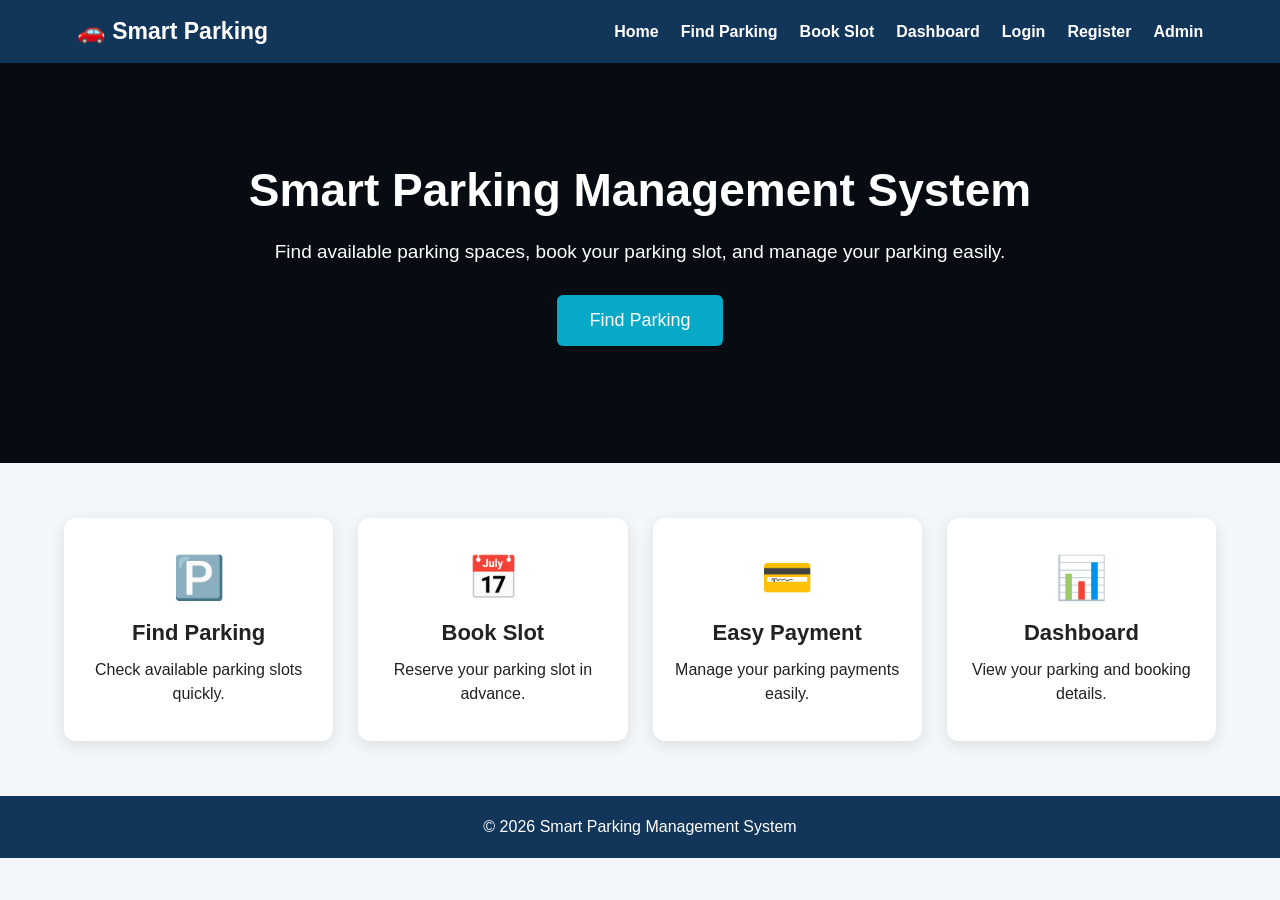
<file: frontend/public/index.html>
<!DOCTYPE html>
<html lang="en">
<head>
    <meta charset="UTF-8">
    <meta name="viewport" content="width=device-width, initial-scale=1.0">

    <title>Smart Parking Management System</title>

    <style>
        * {
            margin: 0;
            padding: 0;
            box-sizing: border-box;
            font-family: Arial, sans-serif;
        }

        body {
            background: #f4f7fa;
            color: #222;
        }

        /* Navigation */
        nav {
            background: #12365a;
            color: white;
            padding: 18px 6%;
            display: flex;
            justify-content: space-between;
            align-items: center;
            flex-wrap: wrap;
            gap: 15px;
        }

        nav h2 {
            font-size: 23px;
        }

        nav ul {
            display: flex;
            list-style: none;
            gap: 22px;
            flex-wrap: wrap;
        }

        nav a {
            color: white;
            text-decoration: none;
            font-weight: bold;
        }

        nav a:hover {
            color: #00d4ff;
        }

        /* Hero Section */
        .hero {
            min-height: 400px;
            padding: 100px 20px;
            text-align: center;
            color: white;

            background:
                linear-gradient(
                    rgba(0, 0, 0, 0.72),
                    rgba(0, 0, 0, 0.72)
                ),
                url("https://images.unsplash.com/photo- parking");

            background-color: #172b40;
            background-size: cover;
            background-position: center;
        }

        .hero h1 {
            font-size: 46px;
            margin-bottom: 20px;
        }

        .hero p {
            font-size: 19px;
            margin-bottom: 28px;
            line-height: 1.6;
        }

        .btn {
            display: inline-block;
            padding: 15px 32px;
            background: #08a9c7;
            color: white;
            border: none;
            border-radius: 6px;
            font-size: 18px;
            text-decoration: none;
            cursor: pointer;
            transition: 0.3s;
        }

        .btn:hover {
            background: #087f9b;
            transform: translateY(-2px);
        }

        /* Features */
        .features {
            padding: 55px 5%;
            display: grid;
            grid-template-columns: repeat(4, 1fr);
            gap: 25px;
        }

        .feature-card {
            background: white;
            padding: 35px 20px;
            text-align: center;
            border-radius: 12px;
            box-shadow: 0 4px 15px rgba(0, 0, 0, 0.10);
            cursor: pointer;
            transition: 0.3s;
        }

        .feature-card:hover {
            transform: translateY(-7px);
            box-shadow: 0 8px 22px rgba(0, 0, 0, 0.16);
        }

        .feature-icon {
            font-size: 42px;
            margin-bottom: 18px;
        }

        .feature-card h3 {
            margin-bottom: 12px;
            font-size: 22px;
        }

        .feature-card p {
            font-size: 16px;
            line-height: 1.5;
        }

        /* Footer */
        footer {
            background: #12365a;
            color: white;
            text-align: center;
            padding: 22px;
            margin-top: 0;
        }

        /* Mobile Responsive */
        @media (max-width: 900px) {
            .features {
                grid-template-columns: repeat(2, 1fr);
            }

            .hero h1 {
                font-size: 36px;
            }
        }

        @media (max-width: 600px) {
            nav {
                flex-direction: column;
            }

            nav ul {
                justify-content: center;
                gap: 15px;
            }

            .features {
                grid-template-columns: 1fr;
            }

            .hero {
                padding: 75px 18px;
            }

            .hero h1 {
                font-size: 30px;
            }

            .hero p {
                font-size: 16px;
            }
        }
    </style>
</head>

<body>

    <!-- Navigation Bar -->
    <nav>
        <h2>🚗 Smart Parking</h2>

        <ul>
            <li><a href="index.html">Home</a></li>
            <li><a href="parking.html">Find Parking</a></li>
            <li><a href="booking.html">Book Slot</a></li>
            <li><a href="dashboard.html">Dashboard</a></li>
            <li><a href="login.html">Login</a></li>
            <li><a href="register.html">Register</a></li>
            <li><a href="admin.html">Admin</a></li>
        </ul>
    </nav>

    <!-- Hero Section -->
    <section class="hero">
        <h1>Smart Parking Management System</h1>

        <p>
            Find available parking spaces, book your parking slot,
            and manage your parking easily.
        </p>

        <a href="parking.html" class="btn">
            Find Parking
        </a>
    </section>

    <!-- Feature Cards -->
    <section class="features">

        <div class="feature-card"
             onclick="openPage('parking.html')">

            <div class="feature-icon">🅿️</div>

            <h3>Find Parking</h3>

            <p>
                Check available parking slots quickly.
            </p>
        </div>

        <div class="feature-card"
             onclick="openPage('booking.html')">

            <div class="feature-icon">📅</div>

            <h3>Book Slot</h3>

            <p>
                Reserve your parking slot in advance.
            </p>
        </div>

        <div class="feature-card"
             onclick="openPage('payment.html')">

            <div class="feature-icon">💳</div>

            <h3>Easy Payment</h3>

            <p>
                Manage your parking payments easily.
            </p>
        </div>

        <div class="feature-card"
             onclick="openPage('dashboard.html')">

            <div class="feature-icon">📊</div>

            <h3>Dashboard</h3>

            <p>
                View your parking and booking details.
            </p>
        </div>

    </section>

    <!-- Footer -->
    <footer>
        <p>
            &copy; 2026 Smart Parking Management System
        </p>
    </footer>

    <!-- JavaScript -->
    <script>
        function openPage(page) {
            window.location.href = page;
        }
    </script>

</body>
</html>
</file>
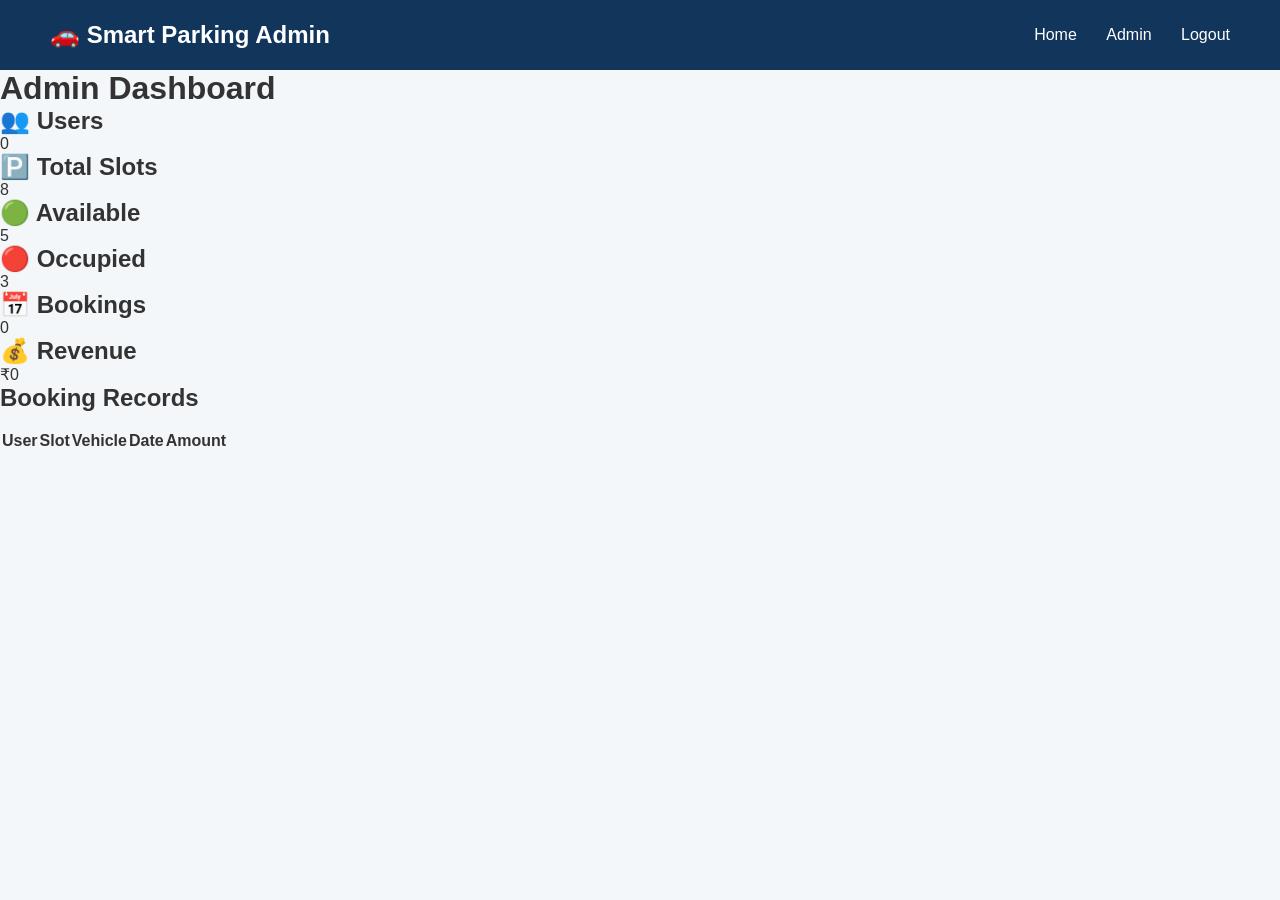
<file: frontend/public/admin.html>
<!DOCTYPE html>
<html lang="en">

<head>

    <meta charset="UTF-8">

    <meta name="viewport"
          content="width=device-width, initial-scale=1.0">

    <title>Admin Dashboard</title>

    <link rel="stylesheet" href="style.css">

</head>

<body>

<header>

    <div class="logo">
        🚗 Smart Parking Admin
    </div>

    <nav>

        <a href="index.html">
            Home
        </a>

        <a href="admin.html">
            Admin
        </a>

        <a href="login.html">
            Logout
        </a>

    </nav>

</header>


<div class="admin-container">

    <h1 class="admin-title">
        Admin Dashboard
    </h1>


    <div class="admin-cards">


        <div class="admin-card">

            <h2>
                👥 Users
            </h2>

            <p id="totalUsers">
                0
            </p>

        </div>


        <div class="admin-card">

            <h2>
                🅿️ Total Slots
            </h2>

            <p>
                8
            </p>

        </div>


        <div class="admin-card">

            <h2>
                🟢 Available
            </h2>

            <p>
                5
            </p>

        </div>


        <div class="admin-card">

            <h2>
                🔴 Occupied
            </h2>

            <p>
                3
            </p>

        </div>


        <div class="admin-card">

            <h2>
                📅 Bookings
            </h2>

            <p id="totalBookings">
                0
            </p>

        </div>


        <div class="admin-card">

            <h2>
                💰 Revenue
            </h2>

            <p>
                ₹0
            </p>

        </div>

    </div>


    <div class="dashboard-section">

        <h2>
            Booking Records
        </h2>

        <br>


        <div class="table-container">

            <table>

                <thead>

                    <tr>

                        <th>
                            User
                        </th>

                        <th>
                            Slot
                        </th>

                        <th>
                            Vehicle
                        </th>

                        <th>
                            Date
                        </th>

                        <th>
                            Amount
                        </th>

                    </tr>

                </thead>


                <tbody id="bookingTable">

                </tbody>

            </table>

        </div>

    </div>

</div>


<script src="script.js"></script>

</body>

</html>
</file>
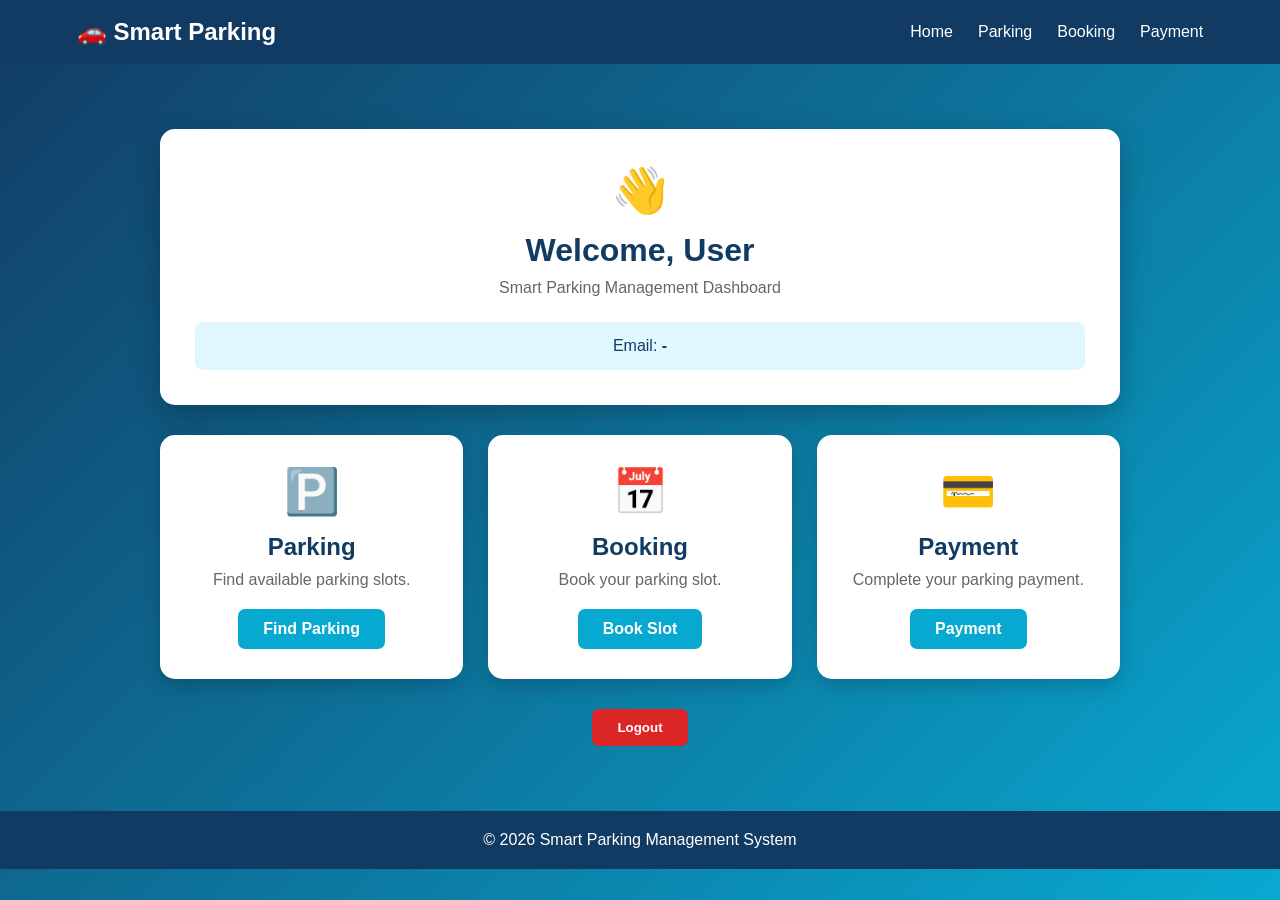
<file: frontend/public/dashboard.html>
<!DOCTYPE html>
<html lang="en">

<head>
    <meta charset="UTF-8">
    <meta name="viewport" content="width=device-width, initial-scale=1.0">

    <title>Dashboard - Smart Parking</title>

    <style>

        * {
            margin: 0;
            padding: 0;
            box-sizing: border-box;
        }

        body {
            font-family: Arial, sans-serif;
            min-height: 100vh;

            background: linear-gradient(
                135deg,
                
                #123b63,
                #08a9d1
            );
        }

        nav {
            background: #123b63;
            color: white;

            padding: 18px 6%;

            display: flex;
            justify-content: space-between;
            align-items: center;
        }

        .logo {
            font-size: 24px;
            font-weight: bold;
        }

        nav ul {
            list-style: none;
            display: flex;
            gap: 25px;
        }

        nav a {
            color: white;
            text-decoration: none;
        }

        nav a:hover {
            color: #20c4ef;
        }

        .dashboard {
            width: 100%;
            max-width: 1000px;

            margin: 45px auto;

            padding: 20px;
        }

        .welcome-card {
            background: white;

            padding: 35px;

            border-radius: 15px;

            text-align: center;

            box-shadow:
                0 10px 30px
                rgba(0,0,0,0.25);

            margin-bottom: 30px;
        }

        .welcome-card h1 {
            color: #123b63;
            margin-bottom: 10px;
        }

        .welcome-card p {
            color: #666;
        }

        .cards {
            display: grid;

            grid-template-columns:
                repeat(3, 1fr);

            gap: 25px;
        }

        .card {
            background: white;

            padding: 30px 20px;

            border-radius: 15px;

            text-align: center;

            box-shadow:
                0 7px 20px
                rgba(0,0,0,0.18);
        }

        .icon {
            font-size: 45px;
            margin-bottom: 15px;
        }

        .card h2 {
            color: #123b63;
            margin-bottom: 10px;
        }

        .card p {
            color: #666;
            margin-bottom: 20px;
        }

        .button {
            display: inline-block;

            padding: 11px 25px;

            background: #08a9d1;

            color: white;

            text-decoration: none;

            border-radius: 7px;

            font-weight: bold;
        }

        .button:hover {
            background: #087fa5;
        }

        .logout {
            background: #dc2626;
            border: none;
            cursor: pointer;
        }

        .logout:hover {
            background: #b91c1c;
        }

        .user-info {
            margin-top: 25px;

            background: #e0f7ff;

            padding: 15px;

            border-radius: 8px;

            color: #123b63;

            text-align: center;
        }

        footer {
            margin-top: 40px;

            background: #123b63;

            color: white;

            text-align: center;

            padding: 20px;
        }

        @media (max-width: 800px) {

            .cards {
                grid-template-columns: 1fr;
            }

            nav {
                flex-direction: column;
                gap: 15px;
            }

            nav ul {
                flex-wrap: wrap;
                justify-content: center;
            }

        }

    </style>

</head>


<body>


<nav>

    <div class="logo">
        🚗 Smart Parking
    </div>

    <ul>

        <li>
            <a href="index.html">
                Home
            </a>
        </li>

        <li>
            <a href="parking.html">
                Parking
            </a>
        </li>

        <li>
            <a href="booking.html">
                Booking
            </a>
        </li>

        <li>
            <a href="payment.html">
                Payment
            </a>
        </li>

    </ul>

</nav>


<div class="dashboard">


    <div class="welcome-card">

        <div class="icon">
            👋
        </div>

        <h1>
            Welcome,
            <span id="userName">
                User
            </span>
        </h1>

        <p>
            Smart Parking Management Dashboard
        </p>

        <div class="user-info">

            Email:
            <strong id="userEmail">
                -
            </strong>

        </div>

    </div>


    <div class="cards">


        <div class="card">

            <div class="icon">
                🅿️
            </div>

            <h2>
                Parking
            </h2>

            <p>
                Find available parking slots.
            </p>

            <a
                href="parking.html"
                class="button">

                Find Parking

            </a>

        </div>


        <div class="card">

            <div class="icon">
                📅
            </div>

            <h2>
                Booking
            </h2>

            <p>
                Book your parking slot.
            </p>

            <a
                href="booking.html"
                class="button">

                Book Slot

            </a>

        </div>


        <div class="card">

            <div class="icon">
                💳
            </div>

            <h2>
                Payment
            </h2>

            <p>
                Complete your parking payment.
            </p>

            <a
                href="payment.html"
                class="button">

                Payment

            </a>

        </div>


    </div>


    <div style="text-align:center; margin-top:30px;">

        <button
            onclick="logout()"
            class="button logout">

            Logout

        </button>

    </div>


</div>


<footer>

    © 2026 Smart Parking Management System

</footer>


<script>

const userName =
    localStorage.getItem("fullName");

const userEmail =
    localStorage.getItem("email");


if (userName) {

    document.getElementById("userName")
        .textContent = userName;

}


if (userEmail) {

    document.getElementById("userEmail")
        .textContent = userEmail;

}


function logout() {

    localStorage.removeItem("userId");
    localStorage.removeItem("fullName");
    localStorage.removeItem("email");
    localStorage.removeItem("phone");

    window.location.href =
        "login.html";

}

</script>


</body>

</html>
</file>
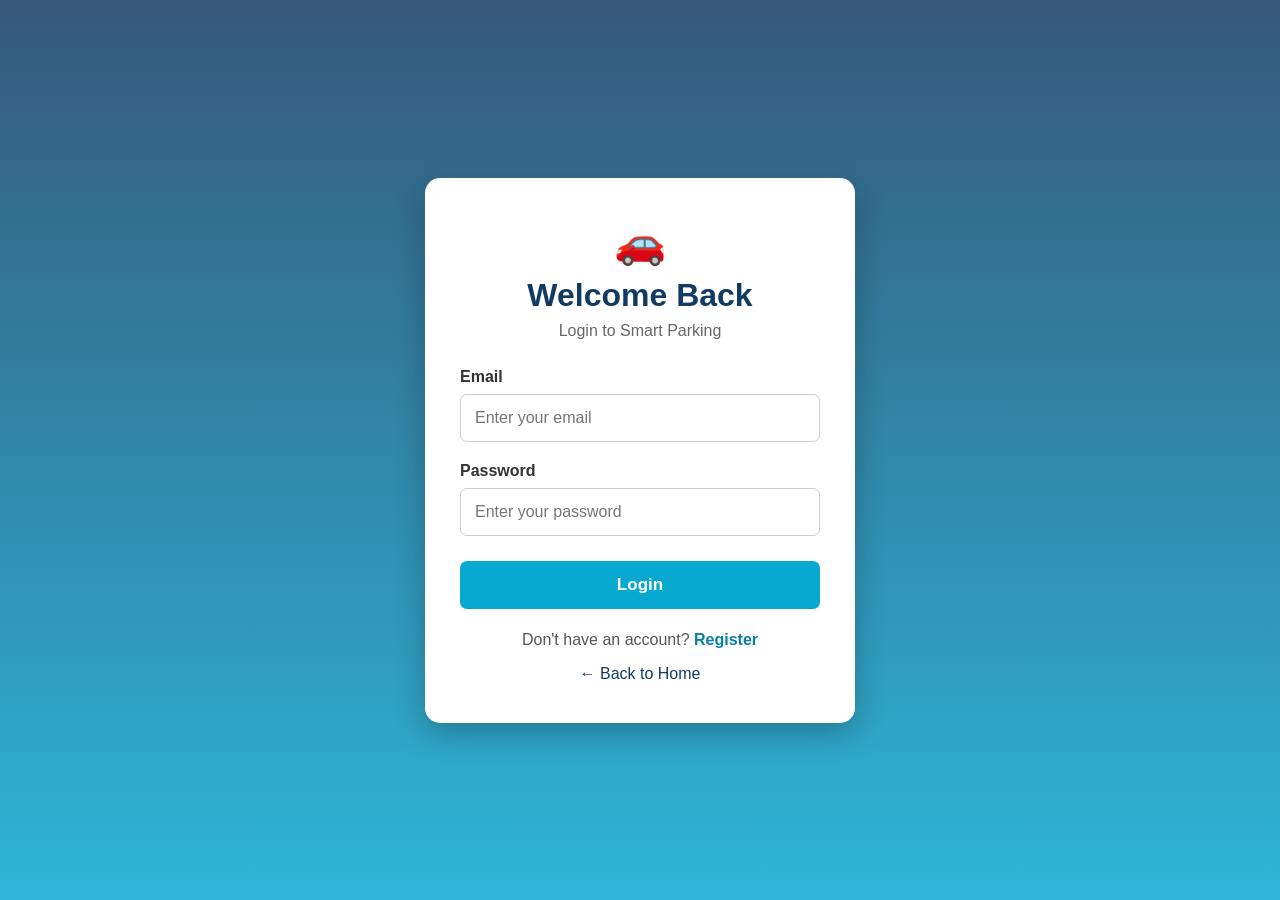
<file: frontend/public/login.html>
<!DOCTYPE html>
<html lang="en">

<head>
    <meta charset="UTF-8">
    <meta name="viewport" content="width=device-width, initial-scale=1.0">

    <title>Login - Smart Parking</title>

    <style>

        * {
            margin: 0;
            padding: 0;
            box-sizing: border-box;
        }

        body {
            font-family: Arial, sans-serif;
            min-height: 100vh;

            background:
                linear-gradient(
                    rgba(18, 59, 99, 0.85),
                    rgba(8, 169, 209, 0.85)
                );

            display: flex;
            justify-content: center;
            align-items: center;

            padding: 30px;
        }

        .login-container {
            width: 100%;
            max-width: 430px;

            background: white;

            padding: 40px 35px;

            border-radius: 15px;

            box-shadow:
                0 10px 30px rgba(0, 0, 0, 0.25);
        }

        .logo {
            text-align: center;
            font-size: 42px;
            margin-bottom: 10px;
        }

        h1 {
            text-align: center;
            color: #123b63;
            margin-bottom: 8px;
        }

        .subtitle {
            text-align: center;
            color: #666;
            margin-bottom: 28px;
        }

        .form-group {
            margin-bottom: 20px;
        }

        label {
            display: block;
            margin-bottom: 8px;

            font-weight: bold;
            color: #333;
        }

        input {
            width: 100%;

            padding: 14px;

            border: 1px solid #ccc;

            border-radius: 7px;

            font-size: 16px;

            outline: none;
        }

        input:focus {
            border-color: #08a9d1;

            box-shadow:
                0 0 5px rgba(8, 169, 209, 0.3);
        }

        .login-button {
            width: 100%;

            padding: 14px;

            border: none;

            border-radius: 7px;

            background: #08a9d1;

            color: white;

            font-size: 17px;

            font-weight: bold;

            cursor: pointer;

            margin-top: 5px;
        }

        .login-button:hover {
            background: #087fa5;
        }

        #message {
            text-align: center;

            margin-top: 18px;

            font-weight: bold;
        }

        .register-link {
            text-align: center;

            margin-top: 22px;

            color: #555;
        }

        .register-link a {
            color: #087fa5;

            text-decoration: none;

            font-weight: bold;
        }

        .home-link {
            text-align: center;

            margin-top: 16px;
        }

        .home-link a {
            color: #123b63;

            text-decoration: none;
        }

        @media (max-width: 500px) {

            body {
                padding: 15px;
            }

            .login-container {
                padding: 30px 20px;
            }

        }

    </style>

</head>


<body>

    <div class="login-container">

        <div class="logo">
            🚗
        </div>

        <h1>
            Welcome Back
        </h1>

        <p class="subtitle">
            Login to Smart Parking
        </p>


        <form onsubmit="loginUser(event)">

            <div class="form-group">

                <label for="email">
                    Email
                </label>

                <input
                    type="email"
                    id="email"
                    name="email"
                    placeholder="Enter your email"
                    required
                >

            </div>


            <div class="form-group">

                <label for="password">
                    Password
                </label>

                <input
                    type="password"
                    id="password"
                    name="password"
                    placeholder="Enter your password"
                    required
                >

            </div>


            <button
                type="submit"
                class="login-button">

                Login

            </button>

        </form>


        <div id="message"></div>


        <div class="register-link">

            Don't have an account?

            <a href="register.html">
                Register
            </a>

        </div>


        <div class="home-link">

            <a href="index.html">
                ← Back to Home
            </a>

        </div>

    </div>


    <script>

        const API_URL =
            "http://localhost:8080/smart-parking";


        async function loginUser(event) {

            event.preventDefault();


            const email =
                document.getElementById("email")
                    .value
                    .trim();


            const password =
                document.getElementById("password")
                    .value;


            const message =
                document.getElementById("message");


            const formData =
                new URLSearchParams();


            formData.append(
                "email",
                email
            );


            formData.append(
                "password",
                password
            );


            try {

                const response =
                    await fetch(
                        API_URL + "/api/login",
                        {
                            method: "POST",

                            headers: {
                                "Content-Type":
                                    "application/x-www-form-urlencoded"
                            },

                            body: formData
                        }
                    );


                const data =
                    await response.json();


                if (data.success) {

                    message.style.color =
                        "green";

                    message.innerHTML =
                        "Login successful!";


                    /* Save user information */

                    localStorage.setItem(
                        "userId",
                        data.id
                    );


                    localStorage.setItem(
                        "fullName",
                        data.fullName
                    );


                    localStorage.setItem(
                        "email",
                        data.email
                    );


                    localStorage.setItem(
                        "phone",
                        data.phone || ""
                    );


                    /* Go to dashboard */

                    setTimeout(function() {

                        window.location.href =
                            "dashboard.html";

                    }, 1000);

                }

                else {

                    message.style.color =
                        "red";

                    message.innerHTML =
                        data.message ||
                        "Invalid email or password.";

                }

            }

            catch (error) {

                console.error(error);

                message.style.color =
                    "red";

                message.innerHTML =
                    "Cannot connect to Java backend.";

            }

        }

    </script>

</body>

</html>
</file>
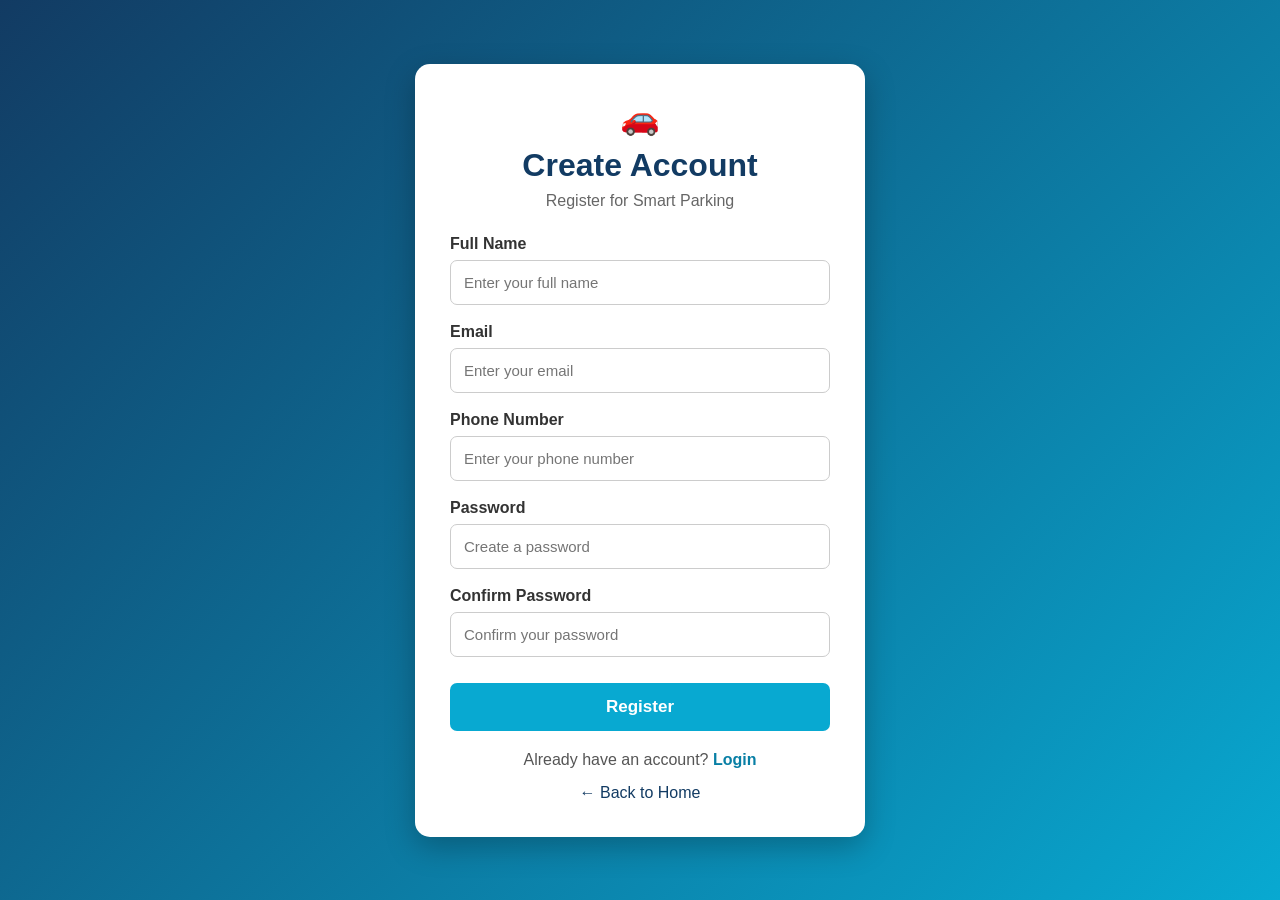
<file: frontend/public/register.html>
<!DOCTYPE html>
<html lang="en">
<head>
    <meta charset="UTF-8">
    <meta name="viewport" content="width=device-width, initial-scale=1.0">

    <title>Register - Smart Parking</title>

    <style>

        * {
            margin: 0;
            padding: 0;
            box-sizing: border-box;
        }

        body {
            font-family: Arial, sans-serif;
            min-height: 100vh;
            background: linear-gradient(135deg, #123b63, #08a9d1);
            display: flex;
            justify-content: center;
            align-items: center;
            padding: 30px;
        }

        .register-container {
            width: 100%;
            max-width: 450px;
            background: white;
            padding: 35px;
            border-radius: 15px;
            box-shadow: 0 10px 30px rgba(0,0,0,0.25);
        }

        .logo {
            text-align: center;
            font-size: 32px;
            margin-bottom: 10px;
        }

        h1 {
            text-align: center;
            color: #123b63;
            margin-bottom: 8px;
        }

        .subtitle {
            text-align: center;
            color: #666;
            margin-bottom: 25px;
        }

        .form-group {
            margin-bottom: 18px;
        }

        label {
            display: block;
            margin-bottom: 7px;
            font-weight: bold;
            color: #333;
        }

        input {
            width: 100%;
            padding: 13px;
            border: 1px solid #ccc;
            border-radius: 7px;
            font-size: 15px;
            outline: none;
        }

        input:focus {
            border-color: #08a9d1;
            box-shadow: 0 0 5px rgba(8,169,209,0.3);
        }

        .register-button {
            width: 100%;
            padding: 14px;
            border: none;
            border-radius: 7px;
            background: #08a9d1;
            color: white;
            font-size: 17px;
            font-weight: bold;
            cursor: pointer;
            margin-top: 8px;
        }

        .register-button:hover {
            background: #087fa5;
        }

        .login-link {
            text-align: center;
            margin-top: 20px;
            color: #555;
        }

        .login-link a {
            color: #087fa5;
            text-decoration: none;
            font-weight: bold;
        }

        .home-link {
            text-align: center;
            margin-top: 15px;
        }

        .home-link a {
            color: #123b63;
            text-decoration: none;
        }

        #message {
            text-align: center;
            margin-top: 15px;
            font-weight: bold;
        }

        @media (max-width: 500px) {

            body {
                padding: 15px;
            }

            .register-container {
                padding: 25px 20px;
            }
        }

    </style>
</head>

<body>

    <div class="register-container">

        <div class="logo">🚗</div>

        <h1>Create Account</h1>

        <p class="subtitle">
            Register for Smart Parking
        </p>

        <form onsubmit="registerUser(event)">

            <div class="form-group">

                <label for="fullName">
                    Full Name
                </label>

                <input
                    type="text"
                    id="fullName"
                    name="fullName"
                    placeholder="Enter your full name"
                    required
                >

            </div>


            <div class="form-group">

                <label for="email">
                    Email
                </label>

                <input
                    type="email"
                    id="email"
                    name="email"
                    placeholder="Enter your email"
                    required
                >

            </div>


            <div class="form-group">

                <label for="phone">
                    Phone Number
                </label>

                <input
                    type="tel"
                    id="phone"
                    name="phone"
                    placeholder="Enter your phone number"
                    required
                >

            </div>


            <div class="form-group">

                <label for="password">
                    Password
                </label>

                <input
                    type="password"
                    id="password"
                    name="password"
                    placeholder="Create a password"
                    required
                >

            </div>


            <div class="form-group">

                <label for="confirmPassword">
                    Confirm Password
                </label>

                <input
                    type="password"
                    id="confirmPassword"
                    name="confirmPassword"
                    placeholder="Confirm your password"
                    required
                >

            </div>


            <button
                type="submit"
                class="register-button">
                Register
            </button>

        </form>


        <div id="message"></div>


        <div class="login-link">

            Already have an account?

            <a href="login.html">
                Login
            </a>

        </div>


        <div class="home-link">

            <a href="index.html">
                ← Back to Home
            </a>

        </div>

    </div>


    <script>

        const API_URL =
            "http://localhost:8080/smart-parking";


        async function registerUser(event) {

            event.preventDefault();


            const fullName =
                document.getElementById("fullName").value.trim();

            const email =
                document.getElementById("email").value.trim();

            const phone =
                document.getElementById("phone").value.trim();

            const password =
                document.getElementById("password").value;

            const confirmPassword =
                document.getElementById("confirmPassword").value;

            const message =
                document.getElementById("message");


            if (password !== confirmPassword) {

                message.style.color = "red";

                message.innerHTML =
                    "Passwords do not match.";

                return;
            }


            try {

                const formData =
                    new URLSearchParams();


                formData.append(
                    "fullName",
                    fullName
                );

                formData.append(
                    "email",
                    email
                );

                formData.append(
                    "phone",
                    phone
                );

                formData.append(
                    "password",
                    password
                );


                const response =
                    await fetch(
                        API_URL + "/api/register",
                        {
                            method: "POST",

                            headers: {
                                "Content-Type":
                                    "application/x-www-form-urlencoded"
                            },

                            body: formData
                        }
                    );


                const data =
                    await response.json();


                if (data.success) {

                    message.style.color =
                        "green";

                    message.innerHTML =
                        "Registration successful!";

                    document.querySelector("form").reset();


                    setTimeout(function() {

                        window.location.href =
                            "login.html";

                    }, 1500);

                } else {

                    message.style.color =
                        "red";

                    message.innerHTML =
                        data.message ||
                        "Registration failed.";

                }

            }

            catch (error) {

                console.error(error);

                message.style.color =
                    "red";

                message.innerHTML =
                    "Cannot connect to Java backend.";

            }

        }

    </script>

</body>
</html>
</file>
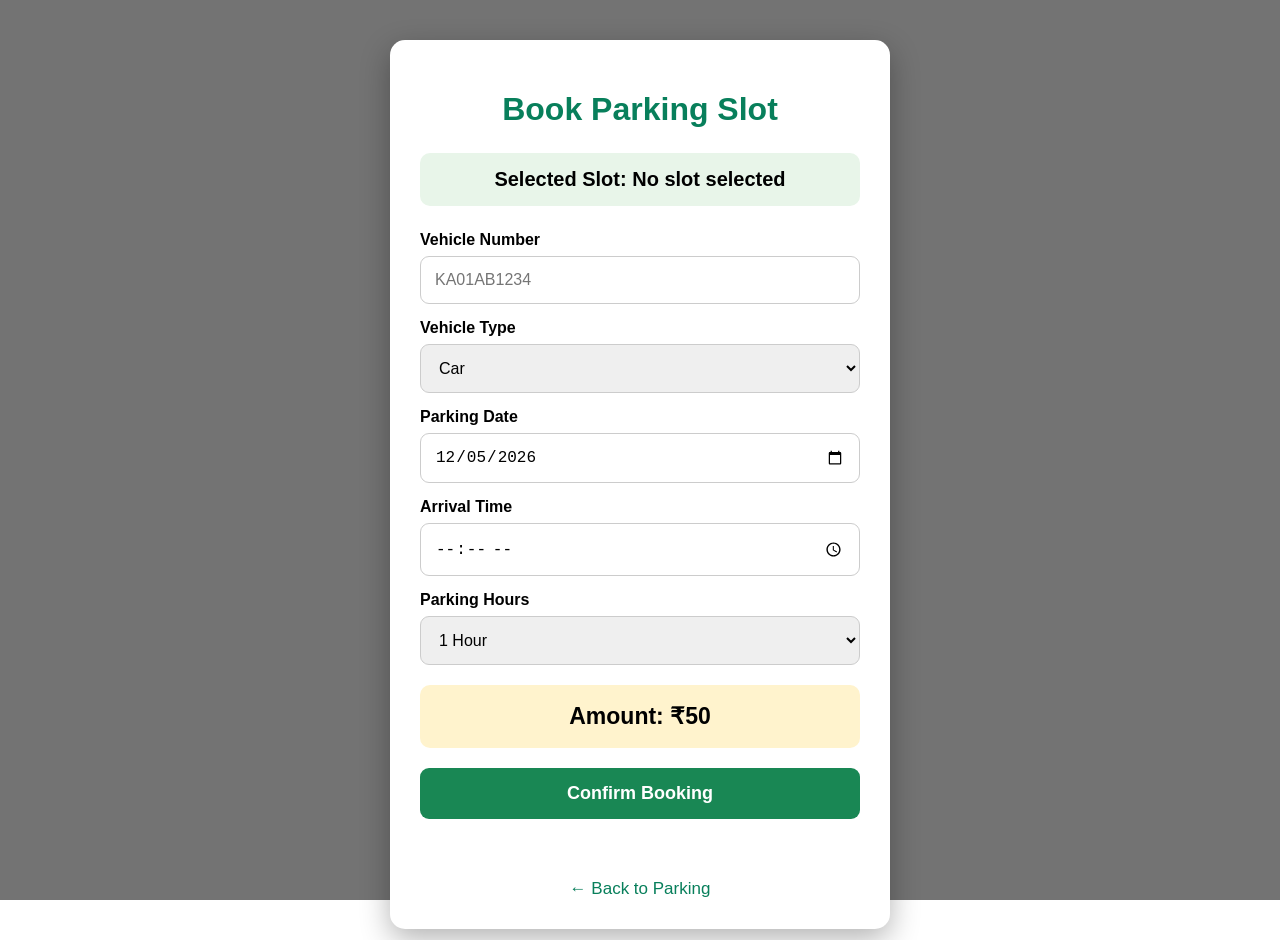
<file: backend/target/smart-parking/booking.html>
<!DOCTYPE html>
<html lang="en">
<head>
    <meta charset="UTF-8">
    <meta name="viewport" content="width=device-width, initial-scale=1.0">
    <title>Book Parking Slot - Smart Parking</title>

    <style>
        * {
            box-sizing: border-box;
        }

        body {
            margin: 0;
            font-family: Arial, sans-serif;
            min-height: 100vh;
            background:
                linear-gradient(rgba(0,0,0,0.55), rgba(0,0,0,0.55)),
                url("https://images.unsplash.com/photo-1506521781263-d8422e82f27a?auto=format&fit=crop&w=1600&q=80");
            background-size: cover;
            background-position: center;
            background-attachment: fixed;
        }

        .container {
            width: 500px;
            max-width: 95%;
            margin: 40px auto;
            background: white;
            padding: 30px;
            border-radius: 15px;
            box-shadow: 0 10px 30px rgba(0,0,0,0.3);
        }

        h1 {
            text-align: center;
            color: #087f5b;
            margin-bottom: 25px;
        }

        .selected-slot {
            background: #e8f5e9;
            padding: 15px;
            border-radius: 10px;
            text-align: center;
            font-size: 20px;
            font-weight: bold;
            margin-bottom: 25px;
        }

        label {
            display: block;
            font-weight: bold;
            margin-top: 15px;
            margin-bottom: 7px;
        }

        input,
        select {
            width: 100%;
            padding: 14px;
            font-size: 16px;
            border: 1px solid #ccc;
            border-radius: 9px;
        }

        input:focus,
        select:focus {
            outline: none;
            border-color: #198754;
        }

        .amount {
            margin-top: 20px;
            padding: 18px;
            background: #fff3cd;
            border-radius: 10px;
            text-align: center;
            font-size: 23px;
            font-weight: bold;
        }

        button {
            width: 100%;
            margin-top: 20px;
            padding: 15px;
            border: none;
            border-radius: 9px;
            background: #198754;
            color: white;
            font-size: 18px;
            font-weight: bold;
            cursor: pointer;
        }

        button:hover {
            background: #146c43;
        }

        button:disabled {
            background: #999;
            cursor: not-allowed;
        }

        #message {
            text-align: center;
            font-weight: bold;
            margin-top: 15px;
            min-height: 25px;
        }

        .back {
            display: block;
            text-align: center;
            margin-top: 20px;
            color: #087f5b;
            text-decoration: none;
            font-size: 17px;
        }

        .back:hover {
            text-decoration: underline;
        }

        @media(max-width:600px) {
            .container {
                margin: 20px auto;
                padding: 20px;
            }
        }
    </style>
</head>

<body>

<div class="container">

    <h1>Book Parking Slot</h1>

    <div class="selected-slot">
        Selected Slot:
        <span id="selectedSlot">---</span>
    </div>

    <form id="bookingForm">

        <label>Vehicle Number</label>
        <input
            type="text"
            id="vehicleNumber"
            placeholder="KA01AB1234"
            required
        >

        <label>Vehicle Type</label>
        <select id="vehicleType" required>
            <option value="Car">Car</option>
            <option value="Bike">Bike</option>
            <option value="Auto">Auto</option>
            <option value="Other">Other</option>
        </select>

        <label>Parking Date</label>
        <input
            type="date"
            id="parkingDate"
            required
        >

        <label>Arrival Time</label>
        <input
            type="time"
            id="arrivalTime"
            required
        >

        <label>Parking Hours</label>
        <select id="parkingHours" required>
            <option value="1">1 Hour</option>
            <option value="2">2 Hours</option>
            <option value="3">3 Hours</option>
            <option value="4">4 Hours</option>
            <option value="5">5 Hours</option>
            <option value="6">6 Hours</option>
            <option value="7">7 Hours</option>
            <option value="8">8 Hours</option>
        </select>

        <div class="amount">
            Amount: <span id="amount">&#8377;50</span>
        </div>

        <button type="submit" id="bookingButton">
            Confirm Booking
        </button>

        <div id="message"></div>

    </form>

    <a href="parking.html" class="back">
        &#8592; Back to Parking
    </a>

</div>


<script>

    // -----------------------------
    // GET SELECTED SLOT
    // -----------------------------

    const slotNumber =
        localStorage.getItem("selectedSlot");

    const selectedSlot =
        document.getElementById("selectedSlot");

    if (!slotNumber) {

        selectedSlot.textContent = "No slot selected";

    } else {

        selectedSlot.textContent = slotNumber;
    }


    // -----------------------------
    // GET USER ID
    // -----------------------------

    const userId =
        localStorage.getItem("userId");


    // -----------------------------
    // ELEMENTS
    // -----------------------------

    const bookingForm =
        document.getElementById("bookingForm");

    const vehicleNumber =
        document.getElementById("vehicleNumber");

    const vehicleType =
        document.getElementById("vehicleType");

    const parkingDate =
        document.getElementById("parkingDate");

    const arrivalTime =
        document.getElementById("arrivalTime");

    const parkingHours =
        document.getElementById("parkingHours");

    const amount =
        document.getElementById("amount");

    const message =
        document.getElementById("message");

    const bookingButton =
        document.getElementById("bookingButton");


    // -----------------------------
    // SET TODAY DATE
    // -----------------------------

    const today =
        new Date().toISOString().split("T")[0];

    parkingDate.value = today;
    parkingDate.min = today;


    // -----------------------------
    // CALCULATE AMOUNT
    // ₹50 PER HOUR
    // -----------------------------

    function calculateAmount() {

        const hours =
            parseInt(parkingHours.value);

        const total =
            hours * 50;

        amount.textContent =
            "₹" + total;

        return total;
    }

    parkingHours.addEventListener(
        "change",
        calculateAmount
    );

    calculateAmount();


    // -----------------------------
    // BOOKING SUBMIT
    // -----------------------------

    bookingForm.addEventListener(
        "submit",
        async function(event) {

            event.preventDefault();

            message.textContent = "";
            message.style.color = "red";


            // CHECK LOGIN

            if (!userId) {

                message.textContent =
                    "Please login again.";

                return;
            }


            // CHECK SLOT

            if (!slotNumber) {

                message.textContent =
                    "Please select a parking slot.";

                return;
            }


            // GET VALUES

            const vehicle =
                vehicleNumber.value.trim();

            const type =
                vehicleType.value;

            const date =
                parkingDate.value;

            const time =
                arrivalTime.value;

            const hours =
                parseInt(parkingHours.value);

            const totalAmount =
                hours * 50;


            // CHECK HOURS

            if (!hours || hours <= 0) {

                message.textContent =
                    "Please select valid parking hours.";

                return;
            }


            // DISABLE BUTTON

            bookingButton.disabled = true;

            bookingButton.textContent =
                "Booking...";


            // FORM DATA

            const formData =
                new URLSearchParams();

            formData.append(
                "userId",
                userId
            );

            formData.append(
                "slotNumber",
                slotNumber
            );

            formData.append(
                "vehicleNumber",
                vehicle
            );

            formData.append(
                "vehicleType",
                type
            );

            formData.append(
                "parkingDate",
                date
            );

            formData.append(
                "arrivalTime",
                time
            );

            formData.append(
                "parkingHours",
                hours
            );


            try {

                // -----------------------------
                // SEND TO JAVA BACKEND
                // -----------------------------

                const response =
                    await fetch(
                        "/smart-parking/api/bookings",
                        {
                            method: "POST",

                            headers: {
                                "Content-Type":
                                    "application/x-www-form-urlencoded"
                            },

                            body:
                                formData.toString()
                        }
                    );


                const data =
                    await response.json();


                // -----------------------------
                // BOOKING SUCCESS
                // -----------------------------

                if (data.success) {

                    /*
                     * SAVE BOOKING DETAILS
                     * FOR PAYMENT PAGE
                     */

                    localStorage.setItem(
                        "bookingSlot",
                        slotNumber
                    );

                    localStorage.setItem(
                        "bookingVehicle",
                        vehicle
                    );

                    localStorage.setItem(
                        "bookingAmount",
                        data.amount
                    );

                    localStorage.setItem(
                        "bookingDate",
                        date
                    );

                    localStorage.setItem(
                        "bookingTime",
                        time
                    );

                    localStorage.setItem(
                        "bookingHours",
                        hours
                    );


                    message.style.color =
                        "green";

                    message.textContent =
                        "Booking successful!";


                    /*
                     * OPEN PAYMENT PAGE
                     */

                    setTimeout(function() {

                        window.location.href =
                            "payment.html";

                    }, 800);


                } else {

                    message.style.color =
                        "red";

                    message.textContent =
                        data.message ||
                        "Booking failed.";

                    bookingButton.disabled =
                        false;

                    bookingButton.textContent =
                        "Confirm Booking";
                }


            } catch (error) {

                console.error(error);

                message.style.color =
                    "red";

                message.textContent =
                    "Cannot connect to Java backend.";

                bookingButton.disabled =
                    false;

                bookingButton.textContent =
                    "Confirm Booking";
            }

        }
    );

</script>

</body>
</html>
</file>
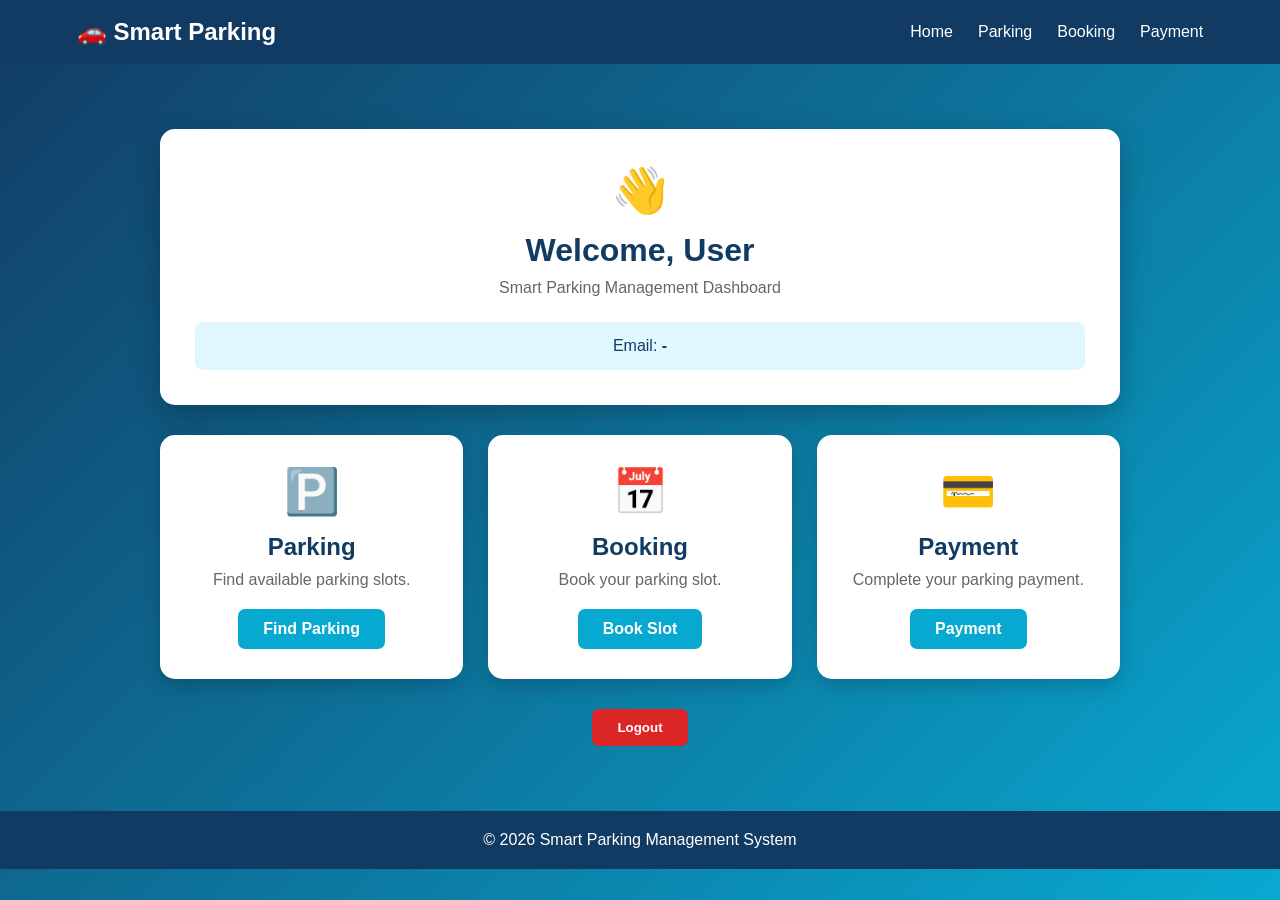
<file: backend/target/smart-parking/dashboard.html>
<!DOCTYPE html>
<html lang="en">

<head>
    <meta charset="UTF-8">
    <meta name="viewport" content="width=device-width, initial-scale=1.0">

    <title>Dashboard - Smart Parking</title>

    <style>

        * {
            margin: 0;
            padding: 0;
            box-sizing: border-box;
        }

        body {
            font-family: Arial, sans-serif;
            min-height: 100vh;

            background: linear-gradient(
                135deg,
                #123b63,
                #08a9d1
            );
        }

        nav {
            background: #123b63;
            color: white;

            padding: 18px 6%;

            display: flex;
            justify-content: space-between;
            align-items: center;
        }

        .logo {
            font-size: 24px;
            font-weight: bold;
        }

        nav ul {
            list-style: none;
            display: flex;
            gap: 25px;
        }

        nav a {
            color: white;
            text-decoration: none;
        }

        nav a:hover {
            color: #20c4ef;
        }

        .dashboard {
            width: 100%;
            max-width: 1000px;

            margin: 45px auto;

            padding: 20px;
        }

        .welcome-card {
            background: white;

            padding: 35px;

            border-radius: 15px;

            text-align: center;

            box-shadow:
                0 10px 30px
                rgba(0,0,0,0.25);

            margin-bottom: 30px;
        }

        .welcome-card h1 {
            color: #123b63;
            margin-bottom: 10px;
        }

        .welcome-card p {
            color: #666;
        }

        .cards {
            display: grid;

            grid-template-columns:
                repeat(3, 1fr);

            gap: 25px;
        }

        .card {
            background: white;

            padding: 30px 20px;

            border-radius: 15px;

            text-align: center;

            box-shadow:
                0 7px 20px
                rgba(0,0,0,0.18);
        }

        .icon {
            font-size: 45px;
            margin-bottom: 15px;
        }

        .card h2 {
            color: #123b63;
            margin-bottom: 10px;
        }

        .card p {
            color: #666;
            margin-bottom: 20px;
        }

        .button {
            display: inline-block;

            padding: 11px 25px;

            background: #08a9d1;

            color: white;

            text-decoration: none;

            border-radius: 7px;

            font-weight: bold;
        }

        .button:hover {
            background: #087fa5;
        }

        .logout {
            background: #dc2626;
            border: none;
            cursor: pointer;
        }

        .logout:hover {
            background: #b91c1c;
        }

        .user-info {
            margin-top: 25px;

            background: #e0f7ff;

            padding: 15px;

            border-radius: 8px;

            color: #123b63;

            text-align: center;
        }

        footer {
            margin-top: 40px;

            background: #123b63;

            color: white;

            text-align: center;

            padding: 20px;
        }

        @media (max-width: 800px) {

            .cards {
                grid-template-columns: 1fr;
            }

            nav {
                flex-direction: column;
                gap: 15px;
            }

            nav ul {
                flex-wrap: wrap;
                justify-content: center;
            }

        }

    </style>

</head>


<body>


<nav>

    <div class="logo">
        🚗 Smart Parking
    </div>

    <ul>

        <li>
            <a href="index.html">
                Home
            </a>
        </li>

        <li>
            <a href="parking.html">
                Parking
            </a>
        </li>

        <li>
            <a href="booking.html">
                Booking
            </a>
        </li>

        <li>
            <a href="payment.html">
                Payment
            </a>
        </li>

    </ul>

</nav>


<div class="dashboard">


    <div class="welcome-card">

        <div class="icon">
            👋
        </div>

        <h1>
            Welcome,
            <span id="userName">
                User
            </span>
        </h1>

        <p>
            Smart Parking Management Dashboard
        </p>

        <div class="user-info">

            Email:
            <strong id="userEmail">
                -
            </strong>

        </div>

    </div>


    <div class="cards">


        <div class="card">

            <div class="icon">
                🅿️
            </div>

            <h2>
                Parking
            </h2>

            <p>
                Find available parking slots.
            </p>

            <a
                href="parking.html"
                class="button">

                Find Parking

            </a>

        </div>


        <div class="card">

            <div class="icon">
                📅
            </div>

            <h2>
                Booking
            </h2>

            <p>
                Book your parking slot.
            </p>

            <a
                href="booking.html"
                class="button">

                Book Slot

            </a>

        </div>


        <div class="card">

            <div class="icon">
                💳
            </div>

            <h2>
                Payment
            </h2>

            <p>
                Complete your parking payment.
            </p>

            <a
                href="payment.html"
                class="button">

                Payment

            </a>

        </div>


    </div>


    <div style="text-align:center; margin-top:30px;">

        <button
            onclick="logout()"
            class="button logout">

            Logout

        </button>

    </div>


</div>


<footer>

    © 2026 Smart Parking Management System

</footer>


<script>

const userName =
    localStorage.getItem("fullName");

const userEmail =
    localStorage.getItem("email");


if (userName) {

    document.getElementById("userName")
        .textContent = userName;

}


if (userEmail) {

    document.getElementById("userEmail")
        .textContent = userEmail;

}


function logout() {

    localStorage.removeItem("userId");
    localStorage.removeItem("fullName");
    localStorage.removeItem("email");
    localStorage.removeItem("phone");

    window.location.href =
        "login.html";

}

</script>


</body>

</html>
</file>
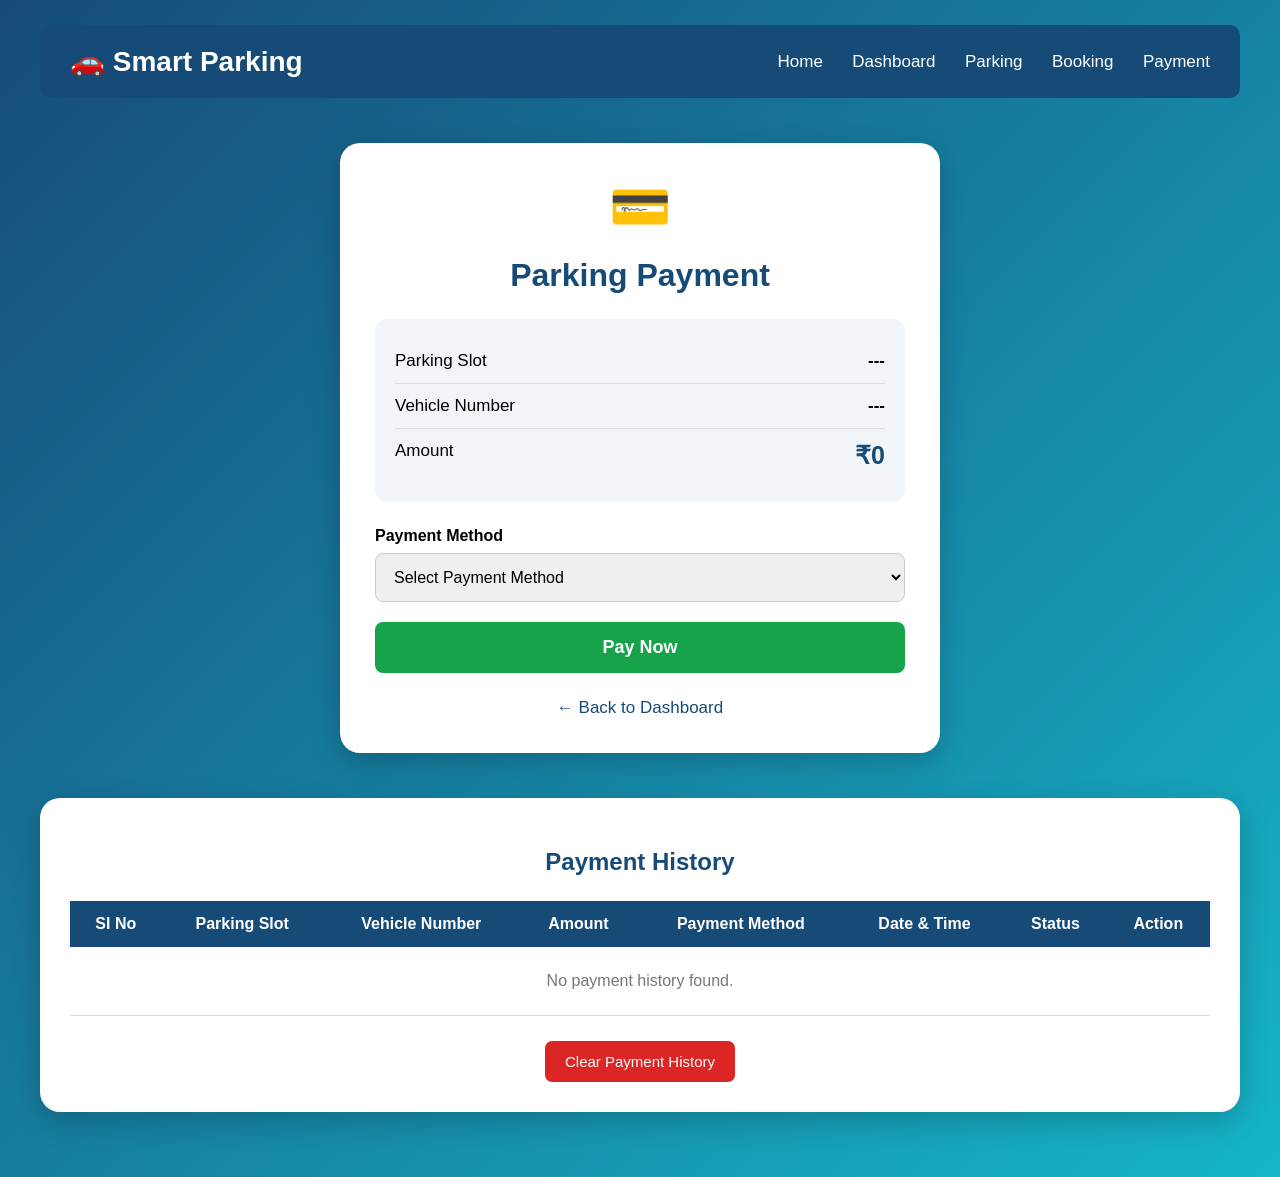
<file: backend/target/smart-parking/payment.html>
<!DOCTYPE html>
<html lang="en">
<head>
    <meta charset="UTF-8">
    <meta name="viewport" content="width=device-width, initial-scale=1.0">

    <title>Payment - Smart Parking</title>

    <style>
        * {
            box-sizing: border-box;
        }

        body {
            margin: 0;
            font-family: Arial, sans-serif;
            background: linear-gradient(135deg, #164b78, #16b5c9);
            min-height: 100vh;
            padding: 25px;
        }

        .navbar {
            max-width: 1200px;
            margin: auto;
            background: #164b78;
            padding: 20px 30px;
            border-radius: 10px;
            display: flex;
            justify-content: space-between;
            align-items: center;
        }

        .logo {
            color: white;
            font-size: 28px;
            font-weight: bold;
        }

        .nav-links a {
            color: white;
            text-decoration: none;
            margin-left: 25px;
            font-size: 17px;
        }

        .nav-links a:hover {
            text-decoration: underline;
        }

        .payment-container {
            max-width: 600px;
            margin: 45px auto;
            background: white;
            padding: 35px;
            border-radius: 20px;
            box-shadow: 0 10px 30px rgba(0,0,0,0.2);
        }

        .icon {
            text-align: center;
            font-size: 50px;
        }

        h1 {
            text-align: center;
            color: #164b78;
        }

        .details {
            background: #f1f5f9;
            padding: 20px;
            border-radius: 12px;
            margin: 25px 0;
        }

        .row {
            display: flex;
            justify-content: space-between;
            padding: 12px 0;
            border-bottom: 1px solid #ddd;
            font-size: 17px;
        }

        .row:last-child {
            border-bottom: none;
        }

        .amount {
            color: #164b78;
            font-size: 25px;
            font-weight: bold;
        }

        label {
            font-weight: bold;
            display: block;
            margin-bottom: 8px;
        }

        select {
            width: 100%;
            padding: 14px;
            border: 1px solid #ccc;
            border-radius: 8px;
            font-size: 16px;
            margin-bottom: 20px;
        }

        .pay-button {
            width: 100%;
            padding: 15px;
            border: none;
            border-radius: 8px;
            background: #16a34a;
            color: white;
            font-size: 18px;
            font-weight: bold;
            cursor: pointer;
        }

        .pay-button:hover {
            background: #15803d;
        }

        .back {
            display: block;
            text-align: center;
            margin-top: 25px;
            color: #164b78;
            text-decoration: none;
            font-size: 17px;
        }

        .message {
            text-align: center;
            margin-top: 15px;
            font-weight: bold;
        }

        /* PAYMENT HISTORY */

        .history-container {
            max-width: 1200px;
            margin: 40px auto;
            background: white;
            padding: 30px;
            border-radius: 20px;
            box-shadow: 0 10px 30px rgba(0,0,0,0.2);
        }

        .history-container h2 {
            text-align: center;
            color: #164b78;
            margin-bottom: 25px;
        }

        .table-wrapper {
            overflow-x: auto;
        }

        table {
            width: 100%;
            border-collapse: collapse;
            min-width: 850px;
        }

        th {
            background: #164b78;
            color: white;
            padding: 14px;
            text-align: center;
        }

        td {
            padding: 13px;
            text-align: center;
            border-bottom: 1px solid #ddd;
        }

        tr:nth-child(even) {
            background: #f5f7fa;
        }

        .paid {
            color: #16a34a;
            font-weight: bold;
        }

        .delete-button {
            background: #dc2626;
            color: white;
            border: none;
            padding: 8px 12px;
            border-radius: 5px;
            cursor: pointer;
        }

        .delete-button:hover {
            background: #b91c1c;
        }

        .clear-button {
            display: block;
            margin: 25px auto 0;
            background: #dc2626;
            color: white;
            border: none;
            padding: 12px 20px;
            border-radius: 7px;
            cursor: pointer;
            font-size: 15px;
        }

        .empty {
            text-align: center;
            padding: 25px;
            color: #777;
        }

        @media(max-width: 700px) {

            body {
                padding: 10px;
            }

            .navbar {
                flex-direction: column;
                gap: 15px;
            }

            .nav-links a {
                margin: 5px;
                display: inline-block;
            }

            .payment-container {
                margin: 20px auto;
                padding: 20px;
            }

            .history-container {
                padding: 15px;
            }
        }
    </style>
</head>

<body>

    <!-- NAVBAR -->

    <div class="navbar">

        <div class="logo">
            🚗 Smart Parking
        </div>

        <div class="nav-links">
            <a href="index.html">Home</a>
            <a href="dashboard.html">Dashboard</a>
            <a href="parking.html">Parking</a>
            <a href="booking.html">Booking</a>
            <a href="payment.html">Payment</a>
        </div>

    </div>


    <!-- PAYMENT -->

    <div class="payment-container">

        <div class="icon">
            💳
        </div>

        <h1>Parking Payment</h1>

        <div class="details">

            <div class="row">
                <span>Parking Slot</span>
                <strong id="slot">---</strong>
            </div>

            <div class="row">
                <span>Vehicle Number</span>
                <strong id="vehicle">---</strong>
            </div>

            <div class="row">
                <span>Amount</span>
                <strong class="amount" id="amount">₹0</strong>
            </div>

        </div>


        <label>Payment Method</label>

        <select id="paymentMethod">

            <option value="">
                Select Payment Method
            </option>

            <option value="UPI">
                UPI
            </option>

            <option value="Credit Card">
                Credit Card
            </option>

            <option value="Debit Card">
                Debit Card
            </option>

            <option value="Net Banking">
                Net Banking
            </option>

        </select>


        <button class="pay-button" onclick="makePayment()">
            Pay Now
        </button>

        <div id="message" class="message"></div>

        <a href="dashboard.html" class="back">
            ← Back to Dashboard
        </a>

    </div>


    <!-- PAYMENT HISTORY -->

    <div class="history-container">

        <h2>
            Payment History
        </h2>

        <div class="table-wrapper">

            <table>

                <thead>

                    <tr>
                        <th>Sl No</th>
                        <th>Parking Slot</th>
                        <th>Vehicle Number</th>
                        <th>Amount</th>
                        <th>Payment Method</th>
                        <th>Date & Time</th>
                        <th>Status</th>
                        <th>Action</th>
                    </tr>

                </thead>

                <tbody id="historyTable">

                </tbody>

            </table>

        </div>

        <button class="clear-button" onclick="clearHistory()">
            Clear Payment History
        </button>

    </div>


<script>

    /* ================================
       LOAD CURRENT BOOKING
    ================================= */

    document.addEventListener("DOMContentLoaded", function () {

        let slot =
            localStorage.getItem("bookingSlot");

        let vehicle =
            localStorage.getItem("bookingVehicle");

        let amount =
            localStorage.getItem("bookingAmount");


        if (slot) {

            document.getElementById("slot").textContent =
                slot;

        }


        if (vehicle) {

            document.getElementById("vehicle").textContent =
                vehicle;

        }


        if (amount) {

            document.getElementById("amount").textContent =
                "₹" + amount;

        }


        loadPaymentHistory();

    });


    /* ================================
       MAKE PAYMENT
    ================================= */

    function makePayment() {

        let slot =
            localStorage.getItem("bookingSlot");

        let vehicle =
            localStorage.getItem("bookingVehicle");

        let amount =
            localStorage.getItem("bookingAmount");

        let method =
            document.getElementById("paymentMethod").value;


        if (!slot || !vehicle || !amount) {

            document.getElementById("message").innerHTML =
                "<span style='color:red'>No booking information found.</span>";

            return;
        }


        if (!method) {

            document.getElementById("message").innerHTML =
                "<span style='color:red'>Please select payment method.</span>";

            return;
        }


        let now =
            new Date();


        let dateTime =
            now.toLocaleDateString("en-GB")
            + " "
            + now.toLocaleTimeString("en-IN");


        let payment = {

            slot: slot,

            vehicle: vehicle,

            amount: amount,

            method: method,

            dateTime: dateTime,

            status: "PAID"

        };


        /* GET OLD PAYMENT HISTORY */

        let history =
            JSON.parse(
                localStorage.getItem("paymentHistory")
            ) || [];


        /* ADD NEW PAYMENT */

        history.push(payment);


        /* SAVE PAYMENT HISTORY */

        localStorage.setItem(
            "paymentHistory",
            JSON.stringify(history)
        );


        /* SHOW SUCCESS */

        document.getElementById("message").innerHTML =
            "<span style='color:green'>Payment successful!</span>";


        /* REFRESH TABLE */

        loadPaymentHistory();


        /* REMOVE CURRENT PAYMENT DATA */

        localStorage.removeItem("bookingSlot");

        localStorage.removeItem("bookingVehicle");

        localStorage.removeItem("bookingAmount");

    }


    /* ================================
       LOAD PAYMENT HISTORY
    ================================= */

    function loadPaymentHistory() {

        let history =
            JSON.parse(
                localStorage.getItem("paymentHistory")
            ) || [];


        let table =
            document.getElementById("historyTable");


        table.innerHTML = "";


        if (history.length === 0) {

            table.innerHTML =
                `
                <tr>
                    <td colspan="8" class="empty">
                        No payment history found.
                    </td>
                </tr>
                `;

            return;
        }


        history.forEach(function (payment, index) {

            let row =
                document.createElement("tr");


            row.innerHTML = `

                <td>${index + 1}</td>

                <td>${payment.slot}</td>

                <td>${payment.vehicle}</td>

                <td>₹${payment.amount}</td>

                <td>${payment.method}</td>

                <td>${payment.dateTime}</td>

                <td class="paid">
                    ${payment.status}
                </td>

                <td>

                    <button
                        class="delete-button"
                        onclick="deletePayment(${index})">
                        Delete
                    </button>

                </td>

            `;


            table.appendChild(row);

        });

    }


    /* ================================
       DELETE ONE PAYMENT
    ================================= */

    function deletePayment(index) {

        let history =
            JSON.parse(
                localStorage.getItem("paymentHistory")
            ) || [];


        history.splice(index, 1);


        localStorage.setItem(
            "paymentHistory",
            JSON.stringify(history)
        );


        loadPaymentHistory();

    }


    /* ================================
       CLEAR ALL PAYMENT HISTORY
    ================================= */

    function clearHistory() {

        if (
            confirm(
                "Are you sure you want to clear all payment history?"
            )
        ) {

            localStorage.removeItem(
                "paymentHistory"
            );

            loadPaymentHistory();

        }

    }

</script>

</body>
</html>
</file>
<file: frontend/public/style.css>
* {
    margin: 0;
    padding: 0;
    box-sizing: border-box;
    font-family: Arial, sans-serif;
}

body {
    background: #f4f7f9;
    color: #333;
}

/* Header */

header {
    height: 70px;
    background: #12355b;
    color: white;

    display: flex;
    justify-content: space-between;
    align-items: center;

    padding: 0 50px;
}

.logo {
    font-size: 24px;
    font-weight: bold;
}

nav a {
    color: white;
    text-decoration: none;
    margin-left: 25px;
    font-size: 16px;
}

nav a:hover {
    color: #4dd0e1;
}

/* Hero */

.hero {
    height: 500px;

    background:
        linear-gradient(rgba(0,0,0,0.6), rgba(0,0,0,0.6)),
        url("https://images.unsplash.com/photo-1506521781263-d8422e82f27a")
        center/cover;

    display: flex;
    justify-content: center;
    align-items: center;

    text-align: center;
    color: white;
}

.hero-content h1 {
    font-size: 45px;
    margin-bottom: 20px;
}

.hero-content p {
    font-size: 19px;
    margin-bottom: 30px;
}

.btn {
    background: #00a8cc;
    color: white;
    padding: 14px 30px;
    border-radius: 6px;
    text-decoration: none;
    font-size: 18px;
}

.btn:hover {
    background: #007c91;
}

/* Features */

.features {
    display: grid;
    grid-template-columns: repeat(4, 1fr);
    gap: 25px;

    padding: 50px;
}

.card {
    background: white;
    padding: 30px;
    text-align: center;

    border-radius: 10px;

    box-shadow: 0 3px 10px rgba(0,0,0,0.15);
}

.card h2 {
    font-size: 40px;
    margin-bottom: 15px;
}

.card h3 {
    margin-bottom: 10px;
}

/* Footer */

footer {
    background: #12355b;
    color: white;
    text-align: center;
    padding: 20px;
}

/* Mobile */

@media (max-width: 800px) {

    header {
        padding: 15px;
        height: auto;
        flex-direction: column;
    }

    nav {
        margin-top: 15px;
    }

    nav a {
        margin: 8px;
    }

    .hero-content h1 {
        font-size: 30px;
    }

    .features {
        grid-template-columns: 1fr;
        padding: 25px;
    }
}
</file>
